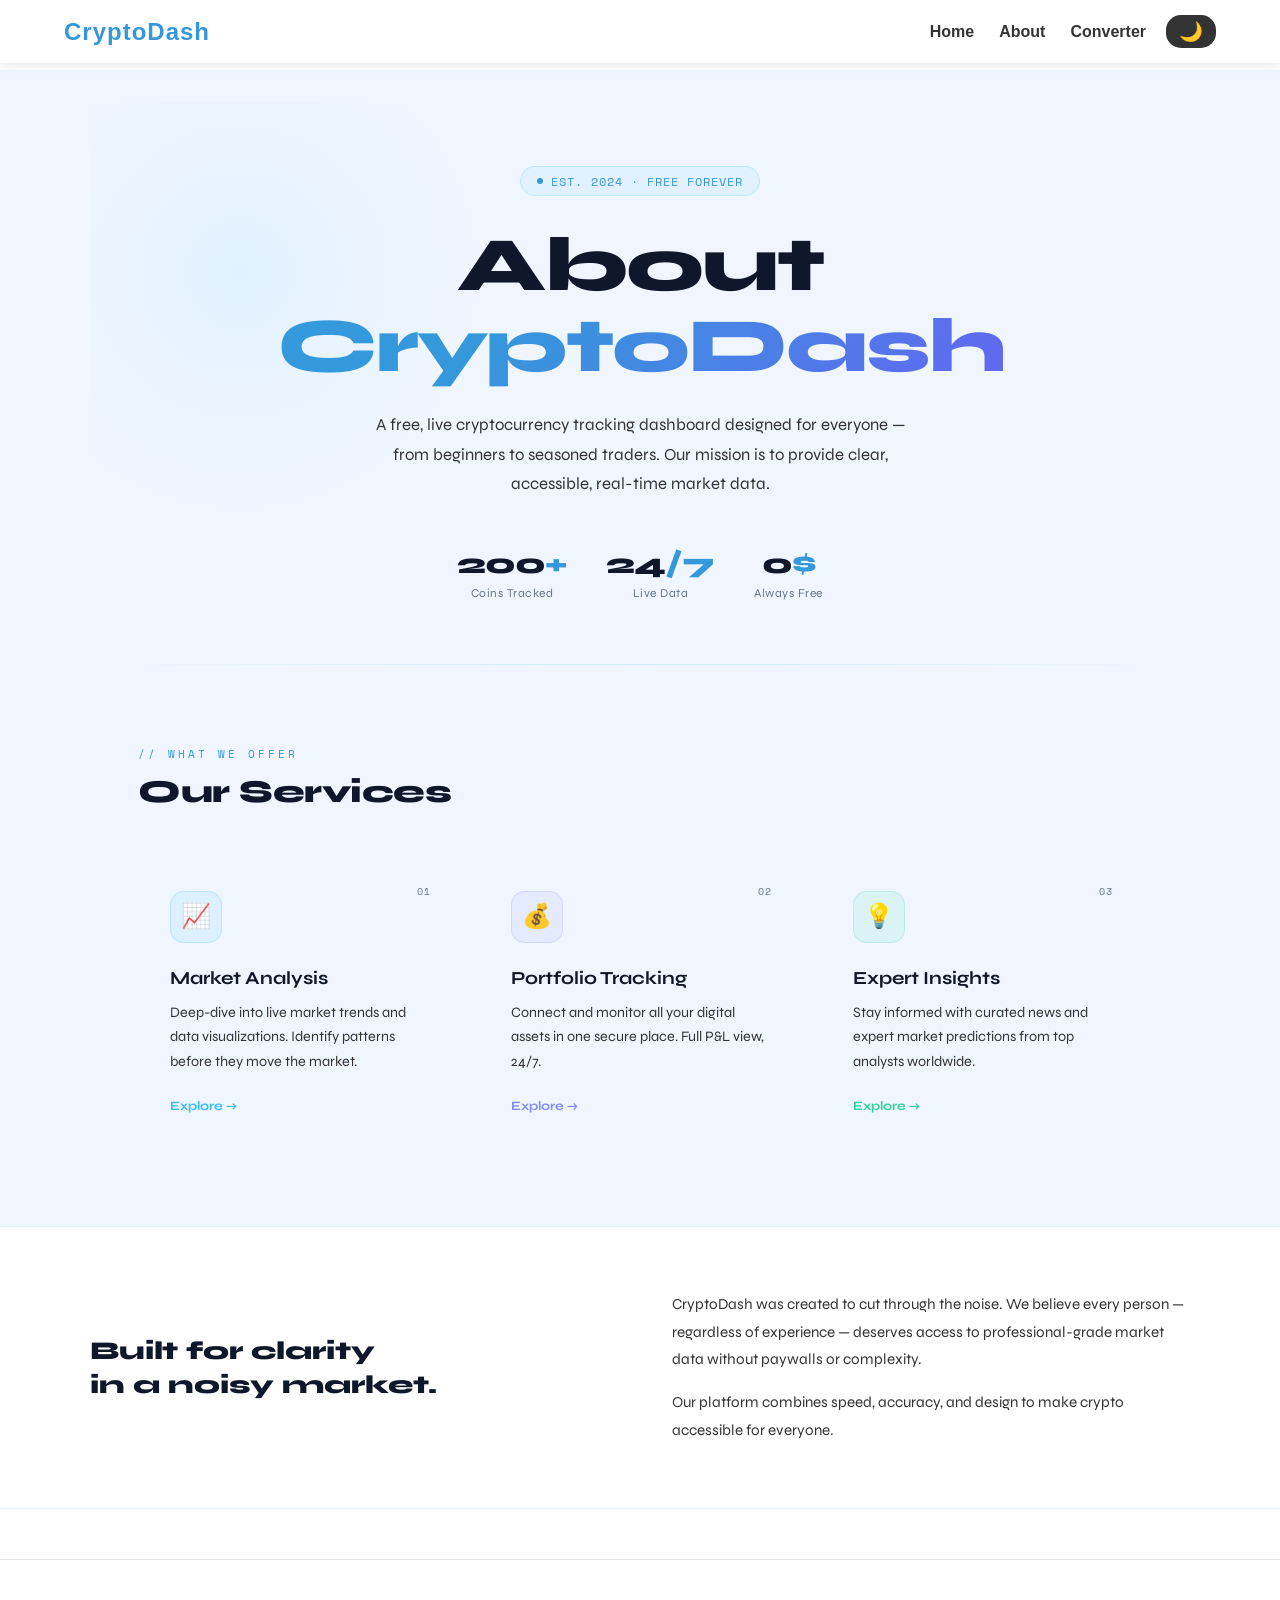
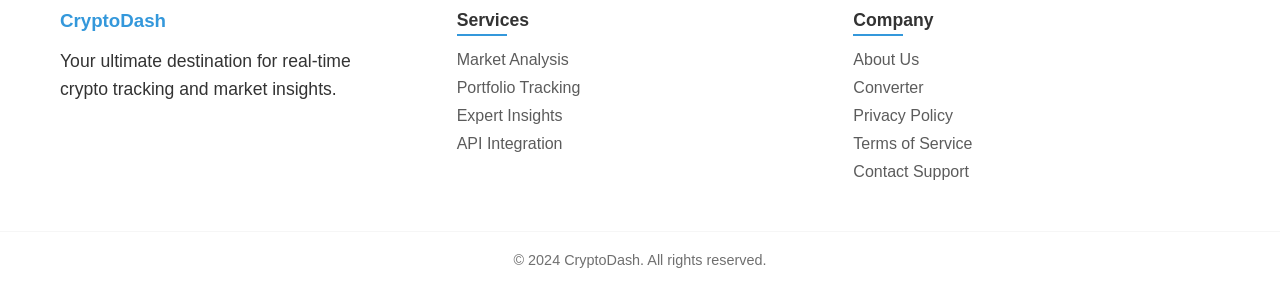
<file: pages/about.html>
<!DOCTYPE html>
<html lang="en">
<head>
  <meta charset="UTF-8">
  <meta name="viewport" content="width=device-width, initial-scale=1.0">
  <title>About – CryptoDash</title>
  <link rel="stylesheet" href="../css/base.css">
  <link rel="stylesheet" href="../css/components.css">
  <link href="https://fonts.googleapis.com/css2?family=Space+Mono:wght@400;700&family=Syne:wght@400;600;700;800&display=swap" rel="stylesheet">
</head>
<body>
  <div id="header"></div>

  <main class="about-page-content">
    <!-- HERO -->
    <section class="hero">
      <div class="hero-tag">EST. 2024 · FREE FOREVER</div>
      <h1>About<br><span>CryptoDash</span></h1>
      <p>A free, live cryptocurrency tracking dashboard designed for everyone — from beginners to seasoned traders. Our mission is to provide clear, accessible, real-time market data.</p>
      <div class="hero-stats">
        <div class="stat">
          <span class="stat-val">200<span>+</span></span>
          <span class="stat-label">Coins Tracked</span>
        </div>
        <div class="stat">
          <span class="stat-val">24<span>/7</span></span>
          <span class="stat-label">Live Data</span>
        </div>
        <div class="stat">
          <span class="stat-val">0<span>$</span></span>
          <span class="stat-label">Always Free</span>
        </div>
      </div>
    </section>

    <div class="divider"></div>

    <!-- SERVICES -->
    <section class="services-section">
      <div class="section-header">
        <div>
          <p class="section-label">// What We Offer</p>
          <h2 class="section-title">Our Services</h2>
        </div>
      </div>

      <div class="card-grid">
        <div class="service-card card-1">
          <span class="card-number">01</span>
          <div class="card-icon-wrap">📈</div>
          <h4>Market Analysis</h4>
          <p>Deep-dive into live market trends and data visualizations. Identify patterns before they move the market.</p>
          <a class="card-link" href="#">Explore →</a>
        </div>
        <div class="service-card card-2">
          <span class="card-number">02</span>
          <div class="card-icon-wrap">💰</div>
          <h4>Portfolio Tracking</h4>
          <p>Connect and monitor all your digital assets in one secure place. Full P&L view, 24/7.</p>
          <a class="card-link" href="#">Explore →</a>
        </div>
        <div class="service-card card-3">
          <span class="card-number">03</span>
          <div class="card-icon-wrap">💡</div>
          <h4>Expert Insights</h4>
          <p>Stay informed with curated news and expert market predictions from top analysts worldwide.</p>
          <a class="card-link" href="#">Explore →</a>
        </div>
      </div>
    </section>

    <!-- MISSION BAND -->
    <div class="mission-band">
      <div class="mission-inner">
        <h3>Built for clarity<br>in a noisy market.</h3>
        <div>
          <p>CryptoDash was created to cut through the noise. We believe every person — regardless of experience — deserves access to professional-grade market data without paywalls or complexity.</p>
          <p>Our platform combines speed, accuracy, and design to make crypto accessible for everyone.</p>
        </div>
      </div>
    </div>
  </main>

  <div id="footer"></div>
  <script src="../js/loader.js"></script>
</body>
</html>
</file>
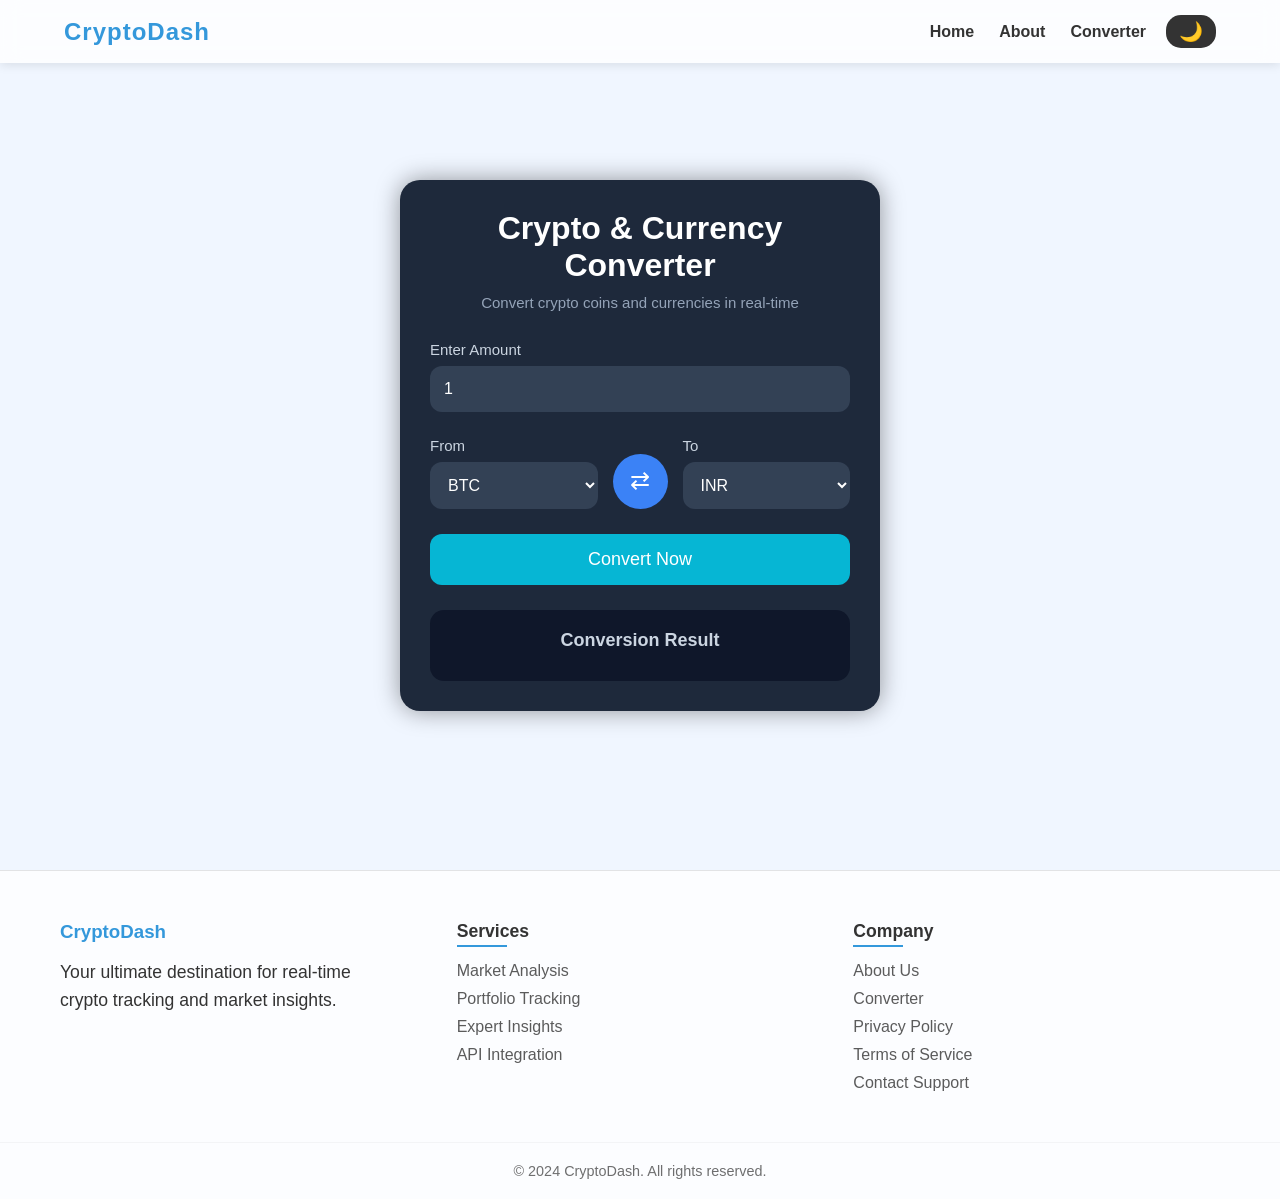
<file: pages/converter.html>
<!DOCTYPE html>
<html lang="en">
<head>
  <meta charset="UTF-8">
  <meta name="viewport" content="width=device-width, initial-scale=1.0">
  <title>Converter – CryptoDash</title>
  <link rel="stylesheet" href="../css/base.css">
  <link rel="stylesheet" href="../css/components.css">
  <link rel="stylesheet" href="../css/converter.css">
  <link href="https://fonts.googleapis.com/css2?family=Space+Mono:wght@400;700&family=Syne:wght@400;600;700;800&display=swap" rel="stylesheet">
</head>
<body class="converter-page">
  <div id="header"></div>
  <main class="container converter-main">

    <!-- Converter Section -->
    <section class="converter-section">

      <!-- Converter Card -->
      <article class="converter-card">

        <!-- Heading -->
        <header class="converter-header">

          <h1 class="title">
            Crypto & Currency Converter
          </h1>

          <p class="subtitle">
            Convert crypto coins and currencies in real-time
          </p>

        </header>

        <!-- Converter Form -->
        <form id="converterForm">

          <!-- Amount Input -->
          <section class="input-section">

            <label for="amount">
              Enter Amount
            </label>

            <input 
              type="number"
              id="amount"
              placeholder="Enter amount"
              value="1"
              min="1"
            >

          </section>

          <!-- Currency Selection -->
          <section class="currency-section">

            <!-- From Currency -->
            <article class="currency-box">

              <label for="fromCurrency">
                From
              </label>

              <select id="fromCurrency">

                <optgroup label="Crypto">

                  <option value="bitcoin">
                    BTC
                  </option>

                  <option value="ethereum">
                    ETH
                  </option>

                  <option value="dogecoin">
                    DOGE
                  </option>

                </optgroup>

                <optgroup label="Currency">

                  <option value="usd">
                    USD
                  </option>

                  <option value="inr">
                    INR
                  </option>

                  <option value="eur">
                    EUR
                  </option>

                </optgroup>

              </select>

            </article>

            <!-- Swap Button -->
            <aside class="swap-box">

              <button type="button" id="swapBtn">

                ⇄

              </button>

            </aside>

            <!-- To Currency -->
            <article class="currency-box">

              <label for="toCurrency">
                To
              </label>

              <select id="toCurrency">

                <optgroup label="Currency">

                  <option value="inr">
                    INR
                  </option>

                  <option value="usd">
                    USD
                  </option>

                  <option value="eur">
                    EUR
                  </option>

                </optgroup>

                <optgroup label="Crypto">

                  <option value="bitcoin">
                    BTC
                  </option>

                  <option value="ethereum">
                    ETH
                  </option>

                  <option value="dogecoin">
                    DOGE
                  </option>

                </optgroup>

              </select>

            </article>

          </section>

          <!-- Convert Button -->
          <footer class="converter-footer">

            <button type="submit" id="convertBtn">

              Convert Now

            </button>

          </footer>

        </form>

        <!-- Loading Text -->
        <section id="loading">

          <p>
            Loading...
          </p>

        </section>

        <!-- Result Section -->
        <section id="result-section">

          <h2 class="result-heading">
            Conversion Result
          </h2>

          <p id="result">

           

          </p>

        </section>

      </article>

    </section>

  </main>
  <div id="footer"></div>
  <script src="../js/loader.js"></script>
  <script type="module" src="../js/api.js"></script>
  <script type="module" src="../js/dashboard.js"></script>
</body>
</html>
</file>
<file: css/base.css>
*{
    margin: 0;
    padding: 0;
    box-sizing: border-box;
}
body{
    font-family: Arial, sans-serif;
    background-color: var(--primary-color);
    color: var(--text-color);
    min-height: 100vh;
    padding-top: 70px; /* Add space for the fixed header */
    width: 100%;
}

:root {
    --primary-color: #ffffff;
    --secondary-color: #1a1a1a;
    --accent-color: #3498db;
    --header-bg: rgba(255, 255, 255, 0.8);
    --text-color: #333;
    
    /* About Page Specific Variables */
    --bg: #f0f6ff;
    --surface: var(--primary-color);
    --surface2: #e8f1fb;
    --border: rgba(56,189,248,0.18);
    --accent: var(--accent-color);
    --accent2: #6366f1;
    --accent3: #059669;
    --text: var(--text-color);
    --muted: #64748b;
    --heading: #0f172a;
    --shadow-card: rgba(56,189,248,0.08);
}

/* Dark Mode Variables */
 body.dark{
    --primary-color: #1a1a1a;
    --secondary-color: #ffffff;
    --accent-color: #f1c40f;
    --header-bg: rgba(26, 26, 26, 0.9);
    --text-color: #f4f4f4;

    /* About Page Specific Dark Variables */
    --bg: #1a1a1a;
    --surface: #222;
    --surface2: #2c2c2c;
    --border: rgba(255, 255, 255, 0.1);
    --accent: #f1c40f;
    --accent2: #818cf8;
    --accent3: #34d399;
    --text: #f4f4f4;
    --muted: #94a3b8;
    --heading: #ffffff;
    --card-shadow: rgba(0,0,0,0.5);
}

/* ABOUT PAGE STYLES */
.about-page-content {
    font-family: 'Syne', sans-serif;
    padding-top: 2rem;
    background-color: var(--bg);
}

.service-card, .mission-band, .hero-tag {
    transition: background 0.35s ease, color 0.35s ease, border-color 0.35s ease;
}

/* Hero Section */
.hero {
    position: relative;
    padding: 4rem 3rem 4rem;
    max-width: 1100px;
    margin: 0 auto;
    overflow: hidden;
    text-align: center;
}

.hero::before {
    content: '';
    position: absolute;
    top: -80px; left: -100px;
    width: 500px; height: 500px;
    background: radial-gradient(circle, rgba(56,189,248,0.08) 0%, transparent 70%);
    pointer-events: none;
}

.hero-tag {
    display: inline-flex;
    align-items: center;
    gap: 0.5rem;
    padding: 0.35rem 1rem;
    background: rgba(56,189,248,0.08);
    border: 1px solid rgba(56,189,248,0.2);
    border-radius: 999px;
    font-size: 0.75rem;
    font-family: 'Space Mono', monospace;
    color: var(--accent);
    letter-spacing: 1px;
    margin-bottom: 1.8rem;
}

.hero-tag::before {
    content: '';
    width: 6px; height: 6px;
    background: var(--accent);
    border-radius: 50%;
    animation: pulse 2s infinite;
}

@keyframes pulse {
    0%,100% { opacity:1; transform:scale(1); }
    50% { opacity:0.4; transform:scale(0.8); }
}

.hero h1 {
    font-size: clamp(2.8rem, 6vw, 5rem);
    font-weight: 800;
    line-height: 1.05;
    letter-spacing: -2px;
    color: var(--heading);
}

.hero h1 span {
    background: linear-gradient(135deg, var(--accent) 30%, var(--accent2));
    -webkit-background-clip: text;
    -webkit-text-fill-color: transparent;
}

.hero p {
    margin: 1.5rem auto 0 auto;
    max-width: 560px;
    font-size: 1.05rem;
    line-height: 1.75;
    color: var(--text);
}

.hero-stats {
    display: flex;
    gap: 2.5rem;
    margin-top: 3rem;
    justify-content: center;
}

.stat { display: flex; flex-direction: column; gap: 0.3rem; }

.stat-val {
    font-size: 1.8rem;
    font-weight: 800;
    letter-spacing: -1px;
    color: var(--heading);
}

.stat-val span { color: var(--accent); }

.stat-label { font-size: 0.75rem; color: var(--muted); letter-spacing: 0.5px; }

/* Divider */
.divider {
    max-width: 1100px;
    margin: 0 auto;
    height: 1px;
    background: linear-gradient(90deg, transparent, var(--border), transparent);
}

/* Services */
.services-section {
    max-width: 1100px;
    margin: 0 auto;
    padding: 5rem 3rem;
}

.section-header {
    display: flex;
    align-items: flex-end;
    justify-content: space-between;
    margin-bottom: 3rem;
}

.section-label {
    font-family: 'Space Mono', monospace;
    font-size: 0.7rem;
    color: var(--accent);
    letter-spacing: 3px;
    text-transform: uppercase;
    margin-bottom: 0.6rem;
}

.section-title {
    font-size: 2rem;
    font-weight: 800;
    letter-spacing: -0.5px;
    color: var(--heading);
}

.card-grid {
    display: grid;
    grid-template-columns: repeat(3, 1fr);
    gap: 1.5rem;
}

.service-card {
    position: relative;
    background: var(--surface);
    border: 1px solid var(--border);
    border-radius: 20px;
    padding: 2.2rem;
    overflow: hidden;
    transition: transform 0.3s, border-color 0.3s, box-shadow 0.3s;
    cursor: default;
}

.service-card:hover {
    transform: translateY(-6px);
    border-color: var(--card-accent, var(--accent));
    box-shadow: 0 20px 60px rgba(0,0,0,0.1), 0 0 30px var(--card-shadow, rgba(56,189,248,0.08));
}

.card-1 {
    --card-accent: #38bdf8;
    --card-shadow: rgba(56,189,248,0.1);
}
.card-2 {
    --card-accent: #818cf8;
    --card-shadow: rgba(129,140,248,0.1);
}
.card-3 {
    --card-accent: #34d399;
    --card-shadow: rgba(52,211,153,0.1);
}

.card-icon-wrap {
    width: 52px; height: 52px;
    border-radius: 14px;
    display: grid; place-items: center;
    font-size: 1.5rem;
    margin-bottom: 1.5rem;
    background: var(--icon-bg);
    border: 1px solid var(--icon-border);
}

.card-1 .card-icon-wrap { --icon-bg: rgba(56,189,248,0.1); --icon-border: rgba(56,189,248,0.2); }
.card-2 .card-icon-wrap { --icon-bg: rgba(129,140,248,0.1); --icon-border: rgba(129,140,248,0.2); }
.card-3 .card-icon-wrap { --icon-bg: rgba(52,211,153,0.1); --icon-border: rgba(52,211,153,0.2); }

.card-number {
    position: absolute;
    top: 1.5rem; right: 1.8rem;
    font-family: 'Space Mono', monospace;
    font-size: 0.65rem;
    color: var(--muted);
    letter-spacing: 1px;
}

.service-card h4 {
    font-size: 1.15rem;
    font-weight: 700;
    color: var(--heading);
    margin-bottom: 0.75rem;
}

.service-card p {
    font-size: 0.9rem;
    line-height: 1.7;
    color: var(--text);
}

.card-link {
    display: inline-flex;
    align-items: center;
    gap: 0.4rem;
    margin-top: 1.5rem;
    font-size: 0.8rem;
    font-weight: 700;
    color: var(--card-accent, var(--accent));
    text-decoration: none;
    transition: gap 0.2s;
}

.card-link:hover { gap: 0.7rem; }

/* Mission Band */
.mission-band {
    background: var(--surface);
    border-top: 1px solid var(--border);
    border-bottom: 1px solid var(--border);
    padding: 4rem 3rem;
}

.mission-inner {
    max-width: 1100px;
    margin: 0 auto;
    display: grid;
    grid-template-columns: 1fr 1fr;
    gap: 4rem;
    align-items: center;
}

.mission-inner h3 {
    font-size: 1.6rem;
    font-weight: 800;
    color: var(--heading);
    line-height: 1.3;
}

.mission-inner p {
    font-size: 0.95rem;
    color: var(--text);
    line-height: 1.8;
}

.mission-inner p + p { margin-top: 1rem; }

@media (max-width: 768px) {
    .hero { padding: 2rem 1.5rem 3rem; }
    .hero h1 { font-size: 2.5rem; }
    .hero-stats { flex-wrap: wrap; }
    .services-section { padding: 3rem 1.5rem; }
    .card-grid { grid-template-columns: 1fr; }
    .mission-inner { grid-template-columns: 1fr; gap: 1.5rem; }
    .mission-band { padding: 3rem 1.5rem; }
}


.about-container {
    max-width: 1000px;
    margin: 3rem auto;
    padding: 0 20px;
}

.hero-section h2 { font-size: 2.5rem; margin-bottom: 1rem; }

.services { margin-top: 3rem; }

.card-grid {
    display: grid;
    grid-template-columns: repeat(auto-fit, minmax(280px, 1fr));
    gap: 20px;
    margin-top: 1.5rem;
}

.service-card {
    background: var(--card-bg);
    padding: 2rem;
    border-radius: 12px;
    border: 1px solid var(--border-color);
    transition: transform 0.2s;
}

.service-card:hover { transform: translateY(-5px); }

.icon { font-size: 2rem; margin-bottom: 1rem; }
</file>
<file: css/components.css>
.header {
    background-color: var(--header-bg);
    backdrop-filter: blur(10px); /* Glassmorphism effect */
    color: var(--text-color);
    padding: 15px 5%;
    display: flex;
    justify-content: space-between;
    align-items: center;
    position: fixed;
    width: 100%;
    top: 0;
    left: 0;
    z-index: 1000;
    box-sizing: border-box;
    box-shadow: 0 2px 10px rgba(0,0,0,0.1);
    transition: all 0.3s ease;
}

.logo h1 {
    font-size: 1.5rem;
    letter-spacing: 1px;
    color: var(--accent-color);
}

.navbar {
    display: flex;
    align-items: center;
    gap: 20px;
}

.navbar ul {
    display: flex;
    list-style: none;
    gap: 25px;
    margin: 0;
    padding: 0;
}

.navbar ul li a {
    color: var(--text-color);
    text-decoration: none;
    font-weight: bold;
    transition: color 0.3s;
}

.navbar ul li a:hover {
    color: var(--accent-color);
}

/* Hamburger Menu Base Styles */
.hamburger {
    display: none;
    flex-direction: column;
    justify-content: space-between;
    width: 20px;
    height: 18px;
    background: transparent;
    border: none;
    cursor: pointer;
    z-index: 1001; /* Keep it above navbar */
}

.hamburger span {
    width: 100%;
    height: 2px;
    background-color: var(--text-color);
    border-radius: 5px;
    transition: all 0.3s ease;
}

/* Dark Mode Button Style */
.theme-btn {
    background: var(--text-color);
    border: none;
    padding: 5px 13px;
    border-radius: 15px;
    cursor: pointer;
    transition: transform 0.2s;
}


.theme-btn:active {
    transform: scale(0.9);
}

.icon {
    font-size: 1.2rem;
}

.footer {
    /* position: sticky;
    bottom: 0;
    z-index: 1000; */
    background-color: var(--header-bg);
    color: var(--text-color);
    padding: 50px 0 20px 0;
    margin-top: 50px;
    border-top: 1px solid rgba(0,0,0,0.1);
    transition: background 0.3s, color 0.3s;
}

/* Dark mode border adjustment */
[data-theme="dark"] .footer {
    border-top: 1px solid rgba(255,255,255,0.1);
}

.footer-container {
    max-width: 1200px;
    margin: 0 auto;
    display: flex;
    justify-content: space-around;
    flex-wrap: wrap; /* Mobile friendly banane ke liye */
    padding: 0 20px;
    gap: 30px;
}

.footer-section {
    flex: 1;
    min-width: 200px;
}

.footer-section h3 {
    color: var(--accent-color);
    margin-bottom: 15px;
}
.footer-section p{
    /* opacity: 0.8; */
    line-height: 1.6;
    font-size: 1.1rem;

}

.footer-section h4 {
    margin-bottom: 20px;
    font-size: 1.1rem;
    position: relative;
}

/* Choti line heading ke niche */
.footer-section h4::after {
    content: '';
    position: absolute;
    left: 0;
    bottom: -5px;
    width: 50px;
    height: 2px;
    background-color: var(--accent-color);
}

.footer-section ul {
    list-style: none;
    padding: 0;
}

.footer-section ul li {
    margin-bottom: 10px;
}

.footer-section ul li a {
    color: var(--text-color);
    text-decoration: none;
    opacity: 0.8;
    transition: all 0.3s ease;
}

.footer-section ul li a:hover {
    opacity: 1;
    color: var(--accent-color);
    padding-left: 5px; /* Hover par thoda shift hoga */
}

/* =========================================
   RESPONSIVE DESIGN (Media Queries)
   ========================================= */
@media (max-width: 768px) {
    /* Header & Navigation */
    .hamburger {
        display: flex;
    }

    .navbar {
        position: fixed;
        top: 0;
        left: -100%; /* Hidden off-screen initially */
        width: 70%;
        height: 40vh;
        background-color: var(--header-bg);
        backdrop-filter: blur(15px);
        flex-direction: column;
        justify-content: center;
        align-items: center;
        transition: left 0.4s ease;
        box-shadow: 2px 0 10px rgba(255, 243, 243, 0.2);
        color:var(--secondary-color);
        border-radius: 0 10px 20px 4px;
    }

    .navbar.active {
        left: 0; /* Slide in */
    }

    .navbar ul {
        flex-direction: column;
        gap: 30px;
        text-align: center;
        margin-bottom: 30px;
    }

    .navbar ul li a {
        font-size: 1.2rem;
    }

    /* Hamburger Animation when Active */
    .hamburger.active span:nth-child(1) {
        transform: translateY(8px) rotate(45deg);
    }
    .hamburger.active span:nth-child(2) {
        opacity: 0;
    }
    .hamburger.active span:nth-child(3) {
        transform: translateY(-8px) rotate(-45deg);
    }

    /* Footer Tweaks for Mobile */
    .footer-container {
        flex-direction: column;
        text-align: center;
        gap: 40px;
    }
    
    .footer-section h4::after {
        left: 50%;
        transform: translateX(-50%);
    }
}

.footer-bottom {
    text-align: center;
    margin-top: 40px;
    padding-top: 20px;
    border-top: 1px solid rgba(0,0,0,0.05);
    font-size: 0.9rem;
    opacity: 0.7;
}
</file>
<file: css/converter.css>
/* Page Background and Main padding */
.converter-page {
  background: var(--bg);
}

.converter-main {
  min-height: calc(100vh - 150px);
  display: flex;
  justify-content: center;
  align-items: center;
  padding: 40px 20px;
  margin-bottom: 0;
}

.converter-section {
  width: 100%;
}

.converter-card{
  width:100%;
  max-width:480px;
  background:#1e293b;
  padding:30px;
  border-radius:20px;
  box-shadow:0 0 25px rgba(0,0,0,0.4);
  margin:0 auto;
}

/* Header */

.converter-header{
  text-align:center;
  margin-bottom:30px;
}

.title{
  color:white;
  font-size:32px;
  margin-bottom:10px;
}

.subtitle{
  color:#94a3b8;
  font-size:15px;
}

/* Form */

#converterForm{
  width:100%;
}

/* Input Section */

.input-section{
  margin-bottom:25px;
}

.input-section label,
.currency-box label{
  display:block;
  margin-bottom:8px;
  color:#cbd5e1;
  font-size:15px;
}

/* Inputs */

.input-section input,
.currency-box select{
  width:100%;
  padding:14px;
  border:none;
  outline:none;
  border-radius:12px;
  background:#334155;
  color:white;
  font-size:16px;
}

/* Currency Row */

.currency-section{
  display:flex;
  align-items:flex-end;
  gap:15px;
  margin-bottom:25px;
}

.currency-box{
  flex:1;
}

/* Swap Button */

.swap-box{
  display:flex;
  justify-content:center;
  align-items:center;
}

#swapBtn{
  width:55px;
  height:55px;
  border:none;
  border-radius:50%;
  background:#3b82f6;
  color:white;
  font-size:24px;
  cursor:pointer;
  transition:0.3s;
}

#swapBtn:hover{
  transform:rotate(180deg);
  background:#2563eb;
}

/* Convert Button */

.converter-footer{
  margin-top:10px;
}

#convertBtn{
  width:100%;
  padding:15px;
  border:none;
  border-radius:12px;
  background:#06b6d4;
  color:white;
  font-size:18px;
  cursor:pointer;
  transition:0.3s;
}

#convertBtn:hover{
  background:#0891b2;
}

/* Loading */

#loading{
  text-align:center;
  margin-top:20px;
  color:#94a3b8;
  display:none;
}

/* Result Section */

#result-section{
  margin-top:25px;
  background:#0f172a;
  padding:20px;
  border-radius:14px;
  text-align:center;
}

.result-heading{
  color:#cbd5e1;
  margin-bottom:10px;
  font-size:18px;
}

#result{
  color:#38bdf8;
  font-size:24px;
  font-weight:bold;
}

/* Responsive */

@media(max-width:600px){

  .currency-section{
    flex-direction:column;
    align-items:stretch;
  }

  .swap-box{
    margin:0 auto;
  }

  #swapBtn{
    transform:rotate(90deg);
  }
}
</file>
